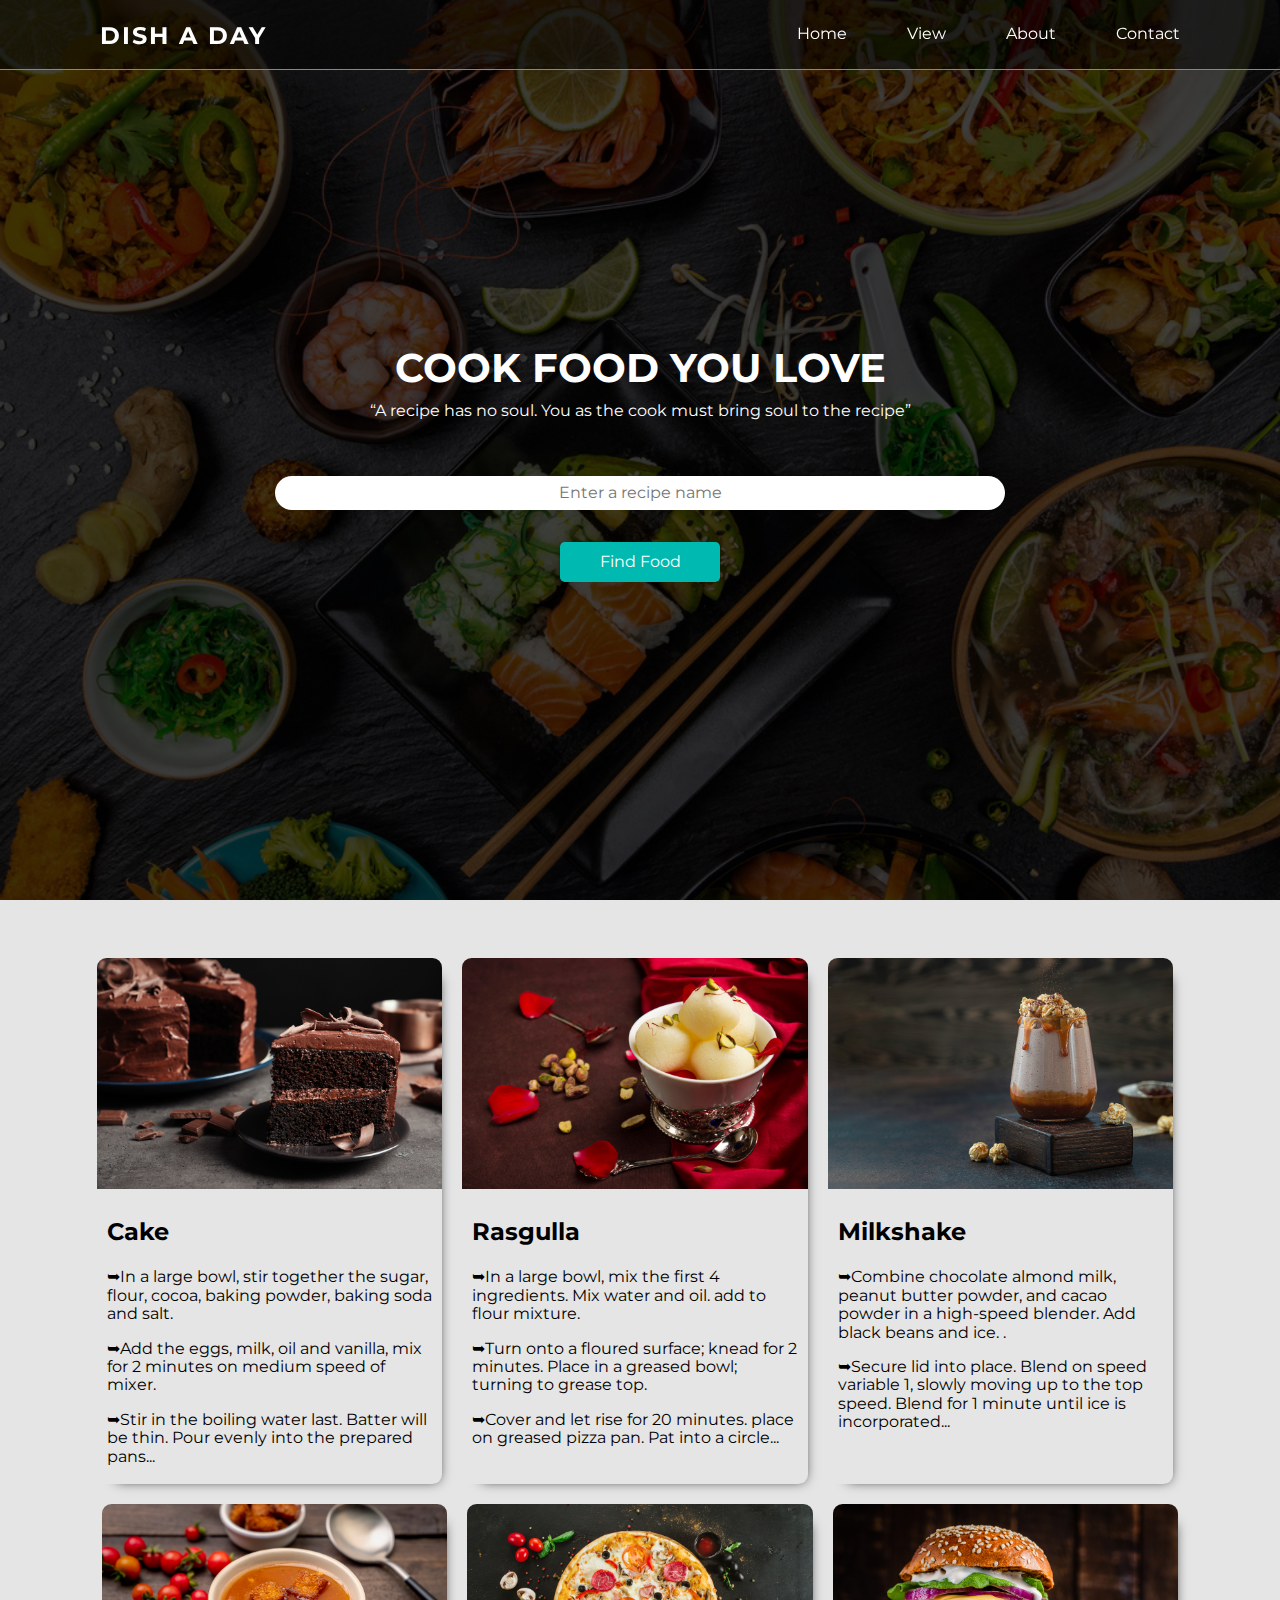
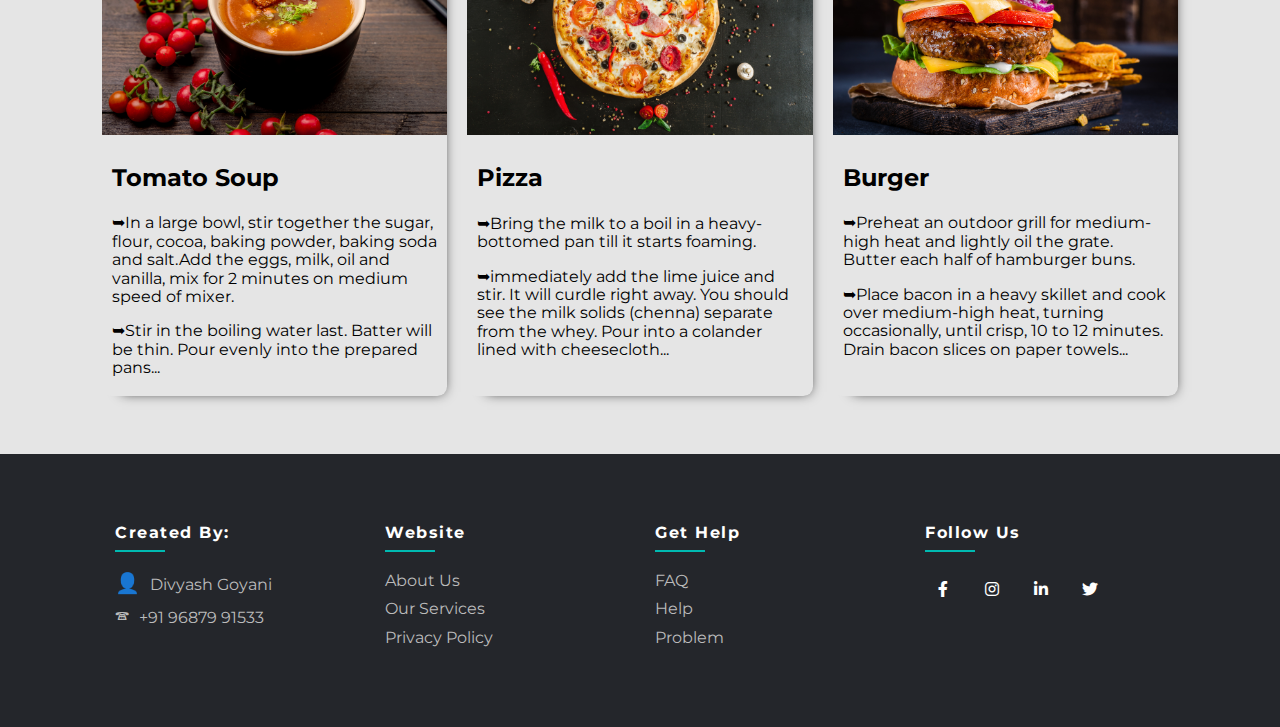
<file: index.html>
<!DOCTYPE html>
<html lang="en">
<head>
    <meta charset="UTF-8">
    <meta http-equiv="X-UA-Compatible" content="IE=edge">
    <meta name="viewport" content="width=device-width, initial-scale=1.0">
    <title>Food Recipe</title>

    <link rel="icon" type="image/x-icon" href="https://cdn-icons-png.flaticon.com/512/1830/1830839.png">
    <link rel="preconnect" href="https://fonts.googleapis.com">
    <link rel="preconnect" href="https://fonts.gstatic.com" crossorigin>
    <link href="https://fonts.googleapis.com/css2?family=Dongle:wght@300&family=Montserrat&display=swap" rel="stylesheet">
    <link href="https://fonts.googleapis.com/css2?family=Dongle:wght@300&display=swap" rel="stylesheet">
    <link rel="stylesheet" href="normalize.css">
    <link rel="stylesheet" href="navbar.css">
    <link rel="stylesheet" href="footer.css">
    <link rel="stylesheet" href="custom.css">
    <link rel="stylesheet" href="https://cdnjs.cloudflare.com/ajax/libs/font-awesome/6.0.0-beta3/css/all.min.css">
</head>
<body>

    <nav>
        <div class="logo">Dish a Day</div>
        <label for="toggle">&#9776</label>
        <input type="checkbox" id="toggle"/>
        <div class="nav_button">
            <ul>    
                <li class="line"><a href="#image">Home</a></li>
                <li class="line"><a href="#product">View</a></li>
                <li class="line"><a href="#footer">About</a></li>
                <li><a href="#footer">Contact</a></li>
                </ul>
        </div>
    </nav>

    <section class="background" id="image">
        <div class="wrapper">
            <h1 class="name">COOK FOOD YOU LOVE</h1>
            <p>“A recipe has no soul. You as the cook must bring soul to the recipe”</p>
        
            <form class="form">
                <input class ="box" type="text" placeholder="Enter a recipe name">
                <button type="submit">Find Food</button>
            </form>
        </div>
    </section>

    <section class="product" id="product">
        <div class="product_item">
            <a href="https://en.wikipedia.org/wiki/Cake" target="_blank">
            <img class="image_responsive" src="Cake.jpg" alt="cake image">
            </a>
            <div class="content-wrapper">
                <h2 class="product_name">Cake</h2>
                <p>➥In a large bowl, stir together the sugar, flour, cocoa, baking powder, baking soda and salt.</p>
                <p>➥Add the eggs, milk, oil and vanilla, mix for 2 minutes on medium speed of mixer.</p>
                <p>➥Stir in the boiling water last. Batter will be thin. Pour evenly into the prepared pans...</p>
            </div>
        </div>
        <div class="product_item">
            <a href="https://en.wikipedia.org/wiki/Rasgulla" target="_blank">
            <img class="image_responsive" src="Rasgulla.jpg" alt="Rasgulla image">
            </a>

            <div class="content-wrapper">
                <h2 class="product_name">Rasgulla</h2>
                <p>➥In a large bowl, mix the first 4 ingredients. Mix water and oil. add to flour mixture.</p>
                <p>➥Turn onto a floured surface; knead for 2 minutes. Place in a greased bowl; turning to grease top.</p>
                <p>➥Cover and let rise for 20 minutes. place on greased pizza pan. Pat into a circle...</p>
            </div>
        </div>
        <div class="product_item">
            <a href="https://en.wikipedia.org/wiki/Milkshake" target="_blank">
            <img class="image_responsive" src="Milkshake.jpg" alt="Milkshake image">
            </a>

            <div class="content-wrapper">
                <h2 class="product_name">Milkshake</h2>
                <p>➥Combine chocolate almond milk, peanut butter powder, and cacao powder in a high-speed blender. Add black beans and ice. .</p>
                <p>➥Secure lid into place. Blend on speed variable 1, slowly moving up to the top speed. Blend for 1 minute until ice is incorporated...</p>
            </div>
        </div>
        <div class="product_item">
            <a href="https://en.wikipedia.org/wiki/Tomato_soup" target="_blank">
                <img class="image_responsive" src="Tomato Soup.jpg" alt="Tomato Soup image">
            </a>

            <div class="content-wrapper">
                <h2 class="product_name">Tomato Soup</h2>
                <p>➥In a large bowl, stir together the sugar, flour, cocoa, baking powder, baking soda and salt.Add the eggs, milk, oil and vanilla, mix for 2 minutes on medium speed of mixer.</p>
                <p>➥Stir in the boiling water last. Batter will be thin. Pour evenly into the prepared pans...</p>
            </div>
        </div>
        <div class="product_item">
            <a href="https://en.wikipedia.org/wiki/Pizza" target="_blank">
            <img class="image_responsive" src="Pizza.jpg" alt="Pizza image">
            </a>

            <div class="content-wrapper">
                <h2 class="product_name">Pizza</h2>
                <p>➥Bring the milk to a boil in a heavy-bottomed pan till it starts foaming.</p>
                <p>➥immediately add the lime juice and stir. It will curdle right away. You should see the milk solids (chenna) separate from the whey. Pour into a colander lined with cheesecloth...</p>
            </div>
        </div>
        <div class="product_item">
            <a href="https://en.wikipedia.org/wiki/Burger" target="_blank">
            <img class="image_responsive" src="Burger.jpg" alt="Burger image">
            </a>

            <div class="content-wrapper">
                <h2 class="product_name">Burger</h2>
                <p>➥Preheat an outdoor grill for medium-high heat and lightly oil the grate. Butter each half of hamburger buns.</p>
                <p>➥Place bacon in a heavy skillet and cook over medium-high heat, turning occasionally, until crisp, 10 to 12 minutes. Drain bacon slices on paper towels...</p>
            </div>
        </div>
    </section>
    
    <footer class="footer" id="footer">
            <div class="row">
                <div class="footer-col">
                    <h4>Created By:</h4>
                    <ul>
                        <li><a href="mailto:divyashgoyani19@gmail.com"><span>&#128100;</span>Divyash Goyani</a></li>
                        <li><a href="tel:9687991533"><span>&#128383;</span>+91 96879 91533</a></li>
                    </ul>
                </div>

                <div class="footer-col">
                    <h4>Website</h4>
                    <ul>
                        <li><a href="#">About Us</a></li>
                        <li><a href="#">Our Services</a></li>
                        <li><a href="#">Privacy Policy</a></li>
                    </ul>
                </div>


                <div class="footer-col">
                    <h4>Get Help</h4>
                    <ul>
                        <li><a href="#">FAQ</a></li>
                        <li><a href="#">Help</a></li>
                        <li><a href="#">Problem</a></li>
                    </ul>
                </div>
                <div class="footer-col">
                    <h4>Follow Us</h4>
                    <div class="social-links">
                        <a href="https://www.facebook.com/divyash.goyani/" target="_blank"><i class="fab fa-facebook-f"></i></a></li>
                        <a href="https://www.instagram.com/div.goyani/" target="_blank"><i class="fab fa-instagram"></i></a></li>
                        <a href="https://www.linkedin.com/in/divyash-goyani-430338229/" target="_blank"><i class="fab fa-linkedin-in"></i></a></li>
                        <a href="#"><i class="fab fa-twitter"></i></a></li>
                    </div>
                </div>
            </div>
        </div>
    </footer>
</body>
</html>
</file>
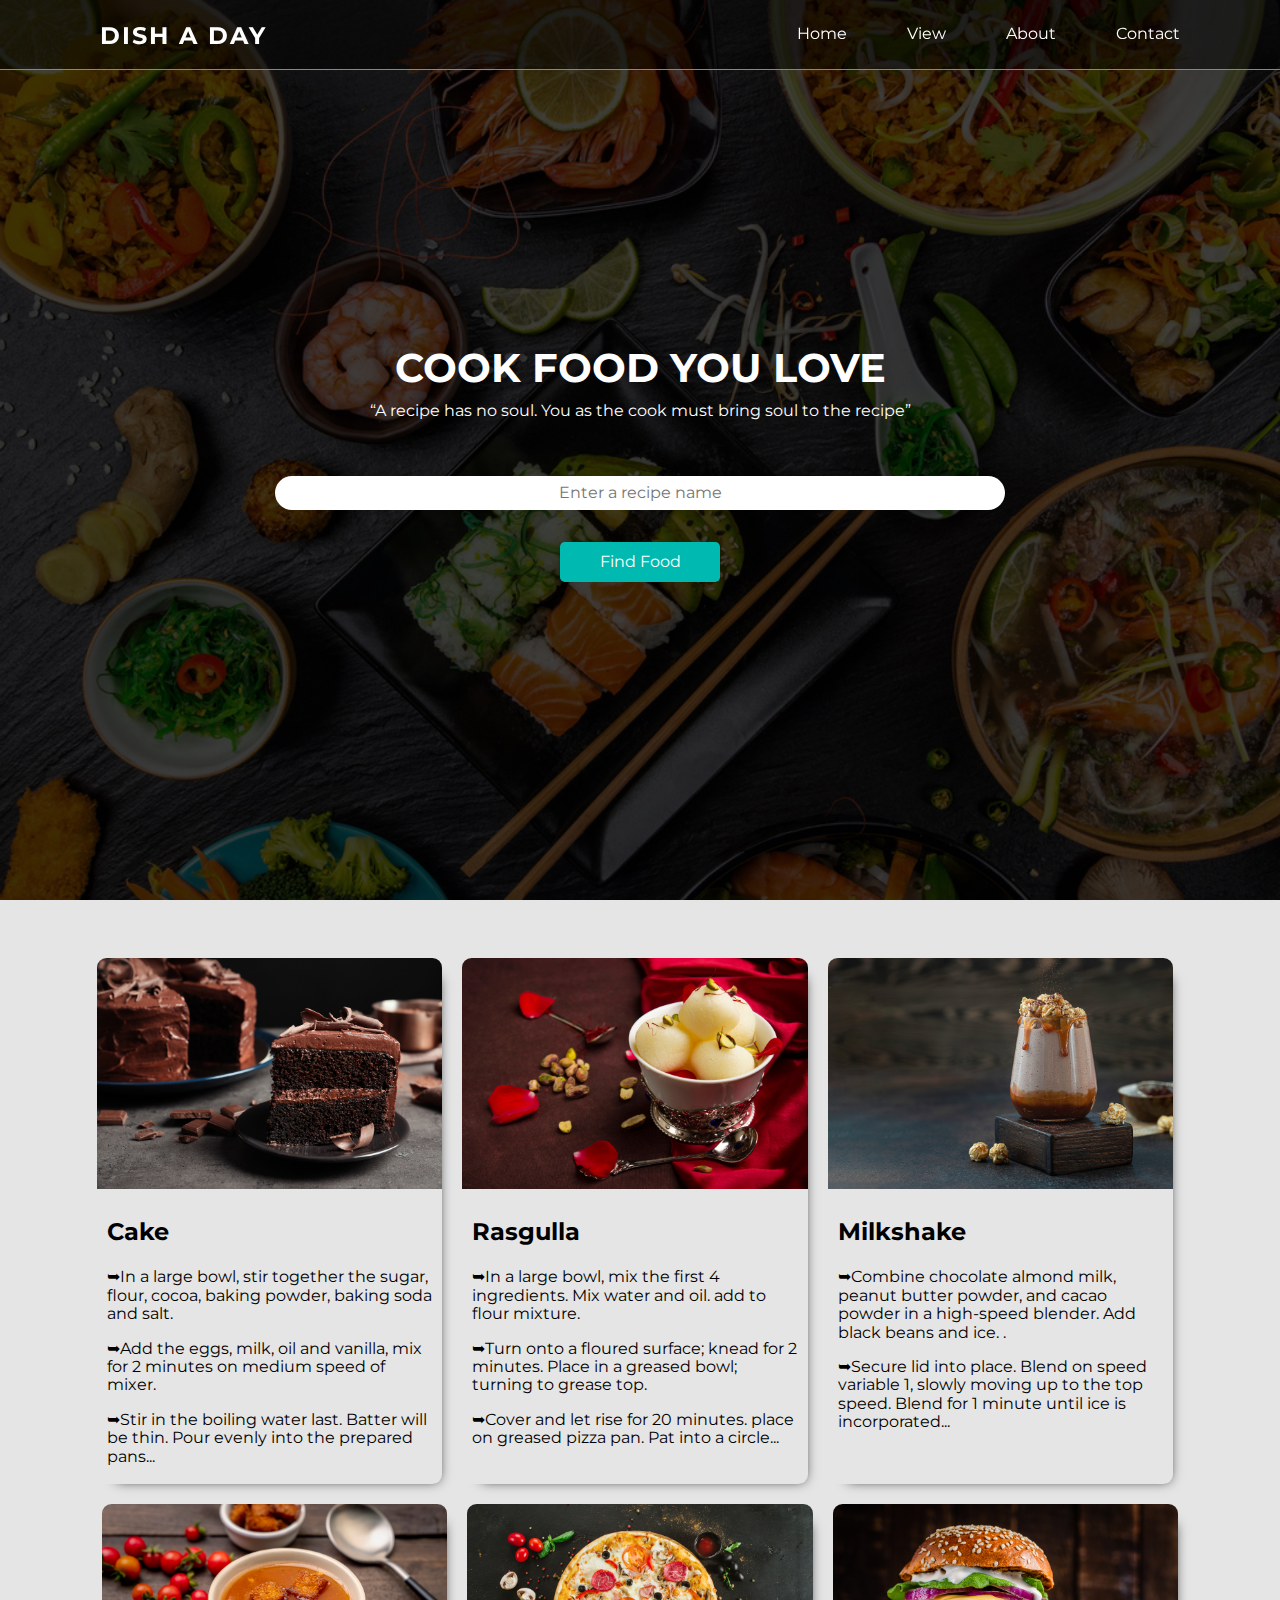
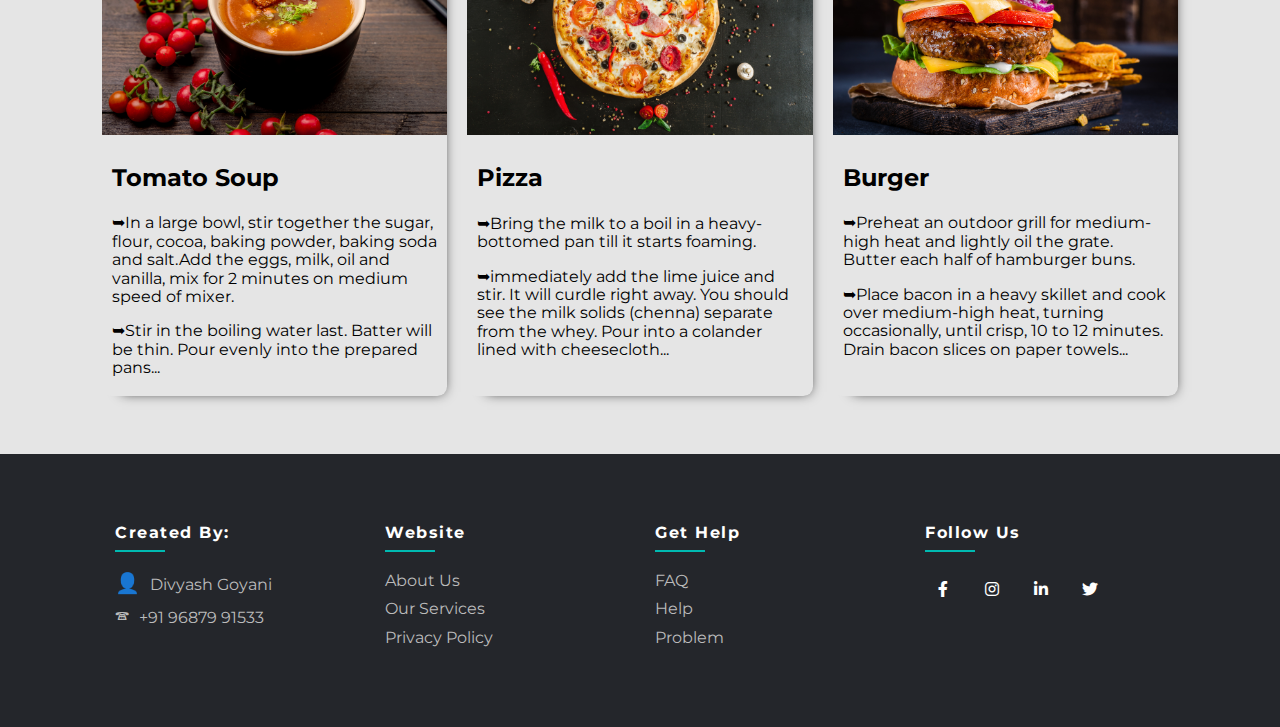
<file: Food Recipes Website/index.html>
<!DOCTYPE html>
<html lang="en">
<head>
    <meta charset="UTF-8">
    <meta http-equiv="X-UA-Compatible" content="IE=edge">
    <meta name="viewport" content="width=device-width, initial-scale=1.0">
    <title>Food Recipe</title>
    <link rel="preconnect" href="https://fonts.googleapis.com">
    <link rel="preconnect" href="https://fonts.gstatic.com" crossorigin>
    <link href="https://fonts.googleapis.com/css2?family=Dongle:wght@300&family=Montserrat&display=swap" rel="stylesheet">
    <link href="https://fonts.googleapis.com/css2?family=Dongle:wght@300&display=swap" rel="stylesheet">
    <link rel="stylesheet" href="normalize.css">
    <link rel="stylesheet" href="navbar.css">
    <link rel="stylesheet" href="footer.css">
    <link rel="stylesheet" href="custom.css">
    <link rel="stylesheet" href="https://cdnjs.cloudflare.com/ajax/libs/font-awesome/6.0.0-beta3/css/all.min.css">
</head>
<body>

    <nav>
        <div class="logo">Dish a Day</div>
        <label for="toggle">&#9776</label>
        <input type="checkbox" id="toggle"/>
        <div class="nav_button">
            <ul>    
                <li><a href="#image">Home</a></li>
                <li><a href="#product">View</a></li>
                <li><a href="#footer">About</a></li>
                <li><a href="#footer">Contact</a></li>
                </ul>
        </div>
    </nav>

    <section class="background" id="image">
        <div class="wrapper">
            <h1 class="name">COOK FOOD YOU LOVE</h1>
            <p>“A recipe has no soul. You as the cook must bring soul to the recipe”</p>
        
            <form class="form">
                <input class ="box" type="text" placeholder="Enter a recipe name">
                <button type="submit">Find Food</button>
            </form>
        </div>
    </section>

    <section class="product" id="product">
        <div class="product_item">
            <a href="https://en.wikipedia.org/wiki/Cake" target="_blank">
            <img class="image_responsive" src="Cake.jpg" alt="cake image">
            </a>
            <div class="content-wrapper">
                <h2 class="product_name">Cake</h2>
                <p>➥In a large bowl, stir together the sugar, flour, cocoa, baking powder, baking soda and salt.</p>
                <p>➥Add the eggs, milk, oil and vanilla, mix for 2 minutes on medium speed of mixer.</p>
                <p>➥Stir in the boiling water last. Batter will be thin. Pour evenly into the prepared pans...</p>
            </div>
        </div>
        <div class="product_item">
            <a href="https://en.wikipedia.org/wiki/Rasgulla" target="_blank">
            <img class="image_responsive" src="Rasgulla.jpg" alt="Rasgulla image">
            </a>

            <div class="content-wrapper">
                <h2 class="product_name">Rasgulla</h2>
                <p>➥In a large bowl, mix the first 4 ingredients. Mix water and oil. add to flour mixture.</p>
                <p>➥Turn onto a floured surface; knead for 2 minutes. Place in a greased bowl; turning to grease top.</p>
                <p>➥Cover and let rise for 20 minutes. place on greased pizza pan. Pat into a circle...</p>
            </div>
        </div>
        <div class="product_item">
            <a href="https://en.wikipedia.org/wiki/Milkshake" target="_blank">
            <img class="image_responsive" src="Milkshake.jpg" alt="Milkshake image">
            </a>

            <div class="content-wrapper">
                <h2 class="product_name">Milkshake</h2>
                <p>➥Combine chocolate almond milk, peanut butter powder, and cacao powder in a high-speed blender. Add black beans and ice. .</p>
                <p>➥Secure lid into place. Blend on speed variable 1, slowly moving up to the top speed. Blend for 1 minute until ice is incorporated...</p>
            </div>
        </div>
        <div class="product_item">
            <a href="https://en.wikipedia.org/wiki/Tomato_soup" target="_blank">
                <img class="image_responsive" src="Tomato Soup.jpg" alt="Tomato Soup image">
            </a>

            <div class="content-wrapper">
                <h2 class="product_name">Tomato Soup</h2>
                <p>➥In a large bowl, stir together the sugar, flour, cocoa, baking powder, baking soda and salt.Add the eggs, milk, oil and vanilla, mix for 2 minutes on medium speed of mixer.</p>
                <p>➥Stir in the boiling water last. Batter will be thin. Pour evenly into the prepared pans...</p>
            </div>
        </div>
        <div class="product_item">
            <a href="https://en.wikipedia.org/wiki/Pizza" target="_blank">
            <img class="image_responsive" src="Pizza.jpg" alt="Pizza image">
            </a>

            <div class="content-wrapper">
                <h2 class="product_name">Pizza</h2>
                <p>➥Bring the milk to a boil in a heavy-bottomed pan till it starts foaming.</p>
                <p>➥immediately add the lime juice and stir. It will curdle right away. You should see the milk solids (chenna) separate from the whey. Pour into a colander lined with cheesecloth...</p>
            </div>
        </div>
        <div class="product_item">
            <a href="https://en.wikipedia.org/wiki/Burger" target="_blank">
            <img class="image_responsive" src="Burger.jpg" alt="Burger image">
            </a>

            <div class="content-wrapper">
                <h2 class="product_name">Burger</h2>
                <p>➥Preheat an outdoor grill for medium-high heat and lightly oil the grate. Butter each half of hamburger buns.</p>
                <p>➥Place bacon in a heavy skillet and cook over medium-high heat, turning occasionally, until crisp, 10 to 12 minutes. Drain bacon slices on paper towels...</p>
            </div>
        </div>
    </section>
    
    <footer class="footer" id="footer">
            <div class="row">
                <div class="footer-col">
                    <h4>Created By:</h4>
                    <ul>
                        <li><a href="mailto:divyashgoyani19@gmail.com"><span>&#128100;</span>Divyash Goyani</a></li>
                        <li><a href="tel:9687991533"><span>&#128383;</span>+91 96879 91533</a></li>
                    </ul>
                </div>

                <div class="footer-col">
                    <h4>Website</h4>
                    <ul>
                        <li><a href="#">About Us</a></li>
                        <li><a href="#">Our Services</a></li>
                        <li><a href="#">Privacy Policy</a></li>
                    </ul>
                </div>


                <div class="footer-col">
                    <h4>Get Help</h4>
                    <ul>
                        <li><a href="#">FAQ</a></li>
                        <li><a href="#">Help</a></li>
                        <li><a href="#">Problem</a></li>
                    </ul>
                </div>
                <div class="footer-col">
                    <h4>Follow Us</h4>
                    <div class="social-links">
                        <a href="https://www.facebook.com/divyash.goyani/" target="_blank"><i class="fab fa-facebook-f"></i></a></li>
                        <a href="https://www.instagram.com/div.goyani/" target="_blank"><i class="fab fa-instagram"></i></a></li>
                        <a href="https://www.linkedin.com/in/divyash-goyani-430338229/" target="_blank"><i class="fab fa-linkedin-in"></i></a></li>
                        <a href="#"><i class="fab fa-twitter"></i></a></li>
                    </div>
                </div>
            </div>
        </div>
    </footer>
</body>
</html>
</file>
<file: navbar.css>
* {
    font-family: 'Montserrat', sans-serif;
}

nav {
    position: fixed;
    top:0;
    left:0;
    width:100%;
    height:70px;
    padding: 0px 80px;
    box-sizing: border-box;
    background-color: rgba(0, 0, 0, 0.5);
    border-bottom: 1px solid rgb(135, 135, 135);
}

nav .logo {
    font-size: x-large;
    font-weight: bold;
    padding: 22px 20px;
    height: 88px;
    float:left;
    text-transform: uppercase;
    letter-spacing: 2px;
    color: #fff;
}

label {
    color: white;
    background-color: rgba(0, 0, 0, 0.7);
    text-align: center;
    padding: 0px 17px;
    margin: 10px 0px 0px 0px;
    line-height: 50px;
    border-radius: 0.3rem;
    float: right;
    display: none;
    
}

#toggle {
    display: none;
}

nav ul {
    list-style: none;
    float: right;
    margin: -10px;
    padding: 0;
    display: flex;
}

nav ul li a {
    line-height: 88px;
    color: #fff;
    padding: 10px 30px;
    text-decoration: none;
    transition: all 0.2s linear;
}

nav ul li a:hover {
    background-color: #00bab1;
    color: black;
    font-weight: bold;
    border-radius: 6px;
}

@media screen and (max-width: 800px){
    label {
        display: block;
        cursor: pointer;
    }

    .nav_button ul li a:hover {
        background-color: #00bab1;
        color: black;
        font-weight: bold;
        border-radius: 50px;
    }
    
    .nav_button ul {
        background-color: rgba(0, 0, 0, 0.90);
        border-start-start-radius: 2rem;
        border-end-end-radius: 2rem;
        display: none;
        text-align: center;
        width: 100%;
        margin-top: -60px;
    }

    .nav_button ul li {
        display: block;
        width: 100%;
        padding: 1px;
        margin: 0;
    }
    .line{
        border-bottom: 3px solid #353535;
    }
    #toggle:checked + .nav_button ul {
        display: block;
    }
}

@media screen and (max-width: 450px){
    label {
        margin: 10px -60px 0px 0px;
    }
}

@media screen and (max-width: 360px){
    nav .logo {
        font-size: 18px;
        padding-top: 25px;
        margin-left: -80px;
    }
}

@media screen and (max-width: 280px){
    nav .logo {
        font-size: 18px;
        padding-top: 25px;
        margin-left: -80px;
    }
}
</file>
<file: footer.css>
* {
    font-family: 'Montserrat', sans-serif;

}
.container {
    max-width: 1170px;
    margin: auto;
}

.row {
    display: flex;
    flex-wrap: nowrap;
    padding-left: 100px;
    padding-right: 100px;
}

footer ul {
    list-style: none;
    padding: 0;
}

.footer {
    background-color: #24262b;
    color: white;
    position:absolute;
    float: inline-start;
    width: 100%;
    padding: 70px 0;
}

.footer-col {
    width: 25%;
    padding: 0px 15px;
}

.footer-col h4 {
    color : #ffffff;
    letter-spacing: 1.5px;
    text-transform: capitalize;
    margin-bottom: 30px;
    position: relative;
}

.footer-col h4::before {
    content: '';
    position: absolute;
    left: 0;
    bottom: -10px;
    background-color: #00bab1;
    height: 2px;
    box-sizing: border-box;
    width: 50px;
}

.footer-col ul li {
    margin-bottom: 10px;
    text-decoration: none;
}

.footer-col ul li a {
    text-transform: capitalize;
    color : #ffffff;
    text-decoration: none;
    color: #bbbbbb;
    display: block;
    transition: all 0.3s ease;
}

.footer-col ul li a:hover {
    color: #ffffff;
    padding-left: 10px;
}

.footer-col .social-links a {
    display: inline-block;
    background-color: rgba(255,255,255,0,0.2);
    color: #ffffff;
    height: 35px;
    width: 35px;
    text-align: center;
    line-height: 35px;
    border-radius: 50%;
    margin: 0 10px 10px 0;
    transition: all 0.5s ease;
}

.footer-col span {
    content: "\1F57F";
    font-size: 20px;
    padding-right: 10px;
}

.footer-col .social-links a:hover {
    color: #24262b;
    background-color: #ffffff;
}

@media (max-width: 770px) {
    .footer-col {
        width: 50%;
        margin-bottom: 30px;
    }
}

@media (max-width: 600px) {
    .row {
        display: flex;
        flex-wrap: wrap;
        justify-content: space-evenly;
        align-items: stretch;
    }
}

@media (max-width: 360px) {
    .row {
        flex-direction: column;
        align-items: flex-start;
    }
}

@media (max-width: 280px) {
    .row {
        flex-direction: column;
        align-items: flex-start;
    }
}
</file>
<file: custom.css>
* {
    margin: 0;
    padding: 0;
}

body {
    overflow-x: hidden;
    font-family: 'Montserrat', sans-serif;
    background-color: rgba(0,0,0,0.1);
}

.image_responsive {
    max-width: 100%;
    transition: transform 0.2s;
}

.background {
    background-image: url(Background\ image.jpg);
    background-repeat: no-repeat;
    background-size: cover;
    /* height: 100vh;
    width: 100vw; */
}

.wrapper {
    color: white;
    text-align: center;
    max-width: 900px;
    height: 100vh;
    display: flex;
    flex-direction: column;
    justify-content: center;
    margin: 0 auto;
}

.wrapper h1 {
    font-size: 2.5rem;
    text-align: center;
}

.wrapper p {
    margin-top: -1rem;
    margin-bottom: 3.5rem;
}

.form .box {
    text-align: center;
    display: block;
    width: 80%;
    height: 1.5rem;
    margin-right: auto;
    margin-left: auto;
    border-radius:30px;
    padding: 0.3rem;
    border: none;
    outline: none;
    transition: transform 0.2s;
}

.form button {
    width: 160px;
    height: 40px;
    border-radius: 0.3rem;
    line-height: 40px;
    background-color: #00bab1;
    color: white;
    margin: 2rem auto 0rem;
    border: none;
    transition: all 0.2s linear;
    cursor: pointer;
}

.form button:hover {
    transform: scale(1.1);
}
.form .box:hover {
    transform: scale(1.1);
}

.product {
    display: flex;
    flex-wrap: wrap;
    justify-content: center;
    align-items:stretch;
    width: 90%;
    margin: 3rem;
    margin-left: auto;
    margin-right: auto;
}

.product_item {
    box-shadow: 8px 8px 12px -12px black;
    cursor: pointer;
    border-radius: 0.6rem;
    float: none;
    width: 30%;
    max-width: 350px;
    margin-left: 0.5rem;
    margin: 10px;
    overflow: hidden;
    transition: all 0.2s linear;
}

.image_responsive {
    width: 100%;
    transition: all 0.2s linear;
}

.content-wrapper {
    padding: 10px;
}

.content-wrapper p {
    padding: 8px 0;
}

.product_item:hover {
    box-shadow: 10px 10px 12px -10px black;
}

.image_responsive:hover {
    transform: scale(1.04);
    opacity: 0.7;
}

.product_item:first-of-type {
    margin-left: 0;
}

.product_name{
    padding: 15px 0;
}

@media screen and (max-width: 700px){
    .product_item {
        width: 100%;
        float: none;
        margin-bottom: 8rem;
    }    
}

@media (max-width: 360px) {
    .wrapper h1 {
        font-size: 2.05rem;
        text-align: center;
    }
    .wrapper p {
        font-size: 9px;
    }
}
</file>
<file: Food Recipes Website/navbar.css>
* {
    font-family: 'Montserrat', sans-serif;
}

nav {
    position: fixed;
    top:0;
    left:0;
    width:100%;
    height:70px;
    padding: 0px 80px;
    box-sizing: border-box;
    background-color: rgba(0, 0, 0, 0.5);
    border-bottom: 1px solid rgb(135, 135, 135);
}

nav .logo {
    font-size: x-large;
    font-weight: bold;
    padding: 22px 20px;
    height: 88px;
    float:left;
    text-transform: uppercase;
    letter-spacing: 2px;
    color: #fff;
}

label {
    color: white;
    background-color: rgba(0, 0, 0, 0.7);
    text-align: center;
    padding: 0px 17px;
    margin: 10px 0px 0px 0px;
    line-height: 50px;
    border-radius: 0.3rem;
    float: right;
    display: none;
    
}

#toggle {
    display: none;
}

nav ul {
    list-style: none;
    float: right;
    margin: -10px;
    padding: 0;
    display: flex;
}

nav ul li a {
    line-height: 88px;
    color: #fff;
    padding: 10px 30px;
    text-decoration: none;
    transition: all 0.2s linear;
}

nav ul li a:hover {
    background-color: #00bab1;
    color: black;
    font-weight: bold;
    border-radius: 6px;
}

@media screen and (max-width: 800px){
    label {
        display: block;
        cursor: pointer;
    }

    .nav_button ul li a:hover {
        background-color: #00bab1;
        color: black;
        font-weight: bold;
        border-radius: 50px;
    }
    
    .nav_button ul {
        background-color: #00bab1;
        border-start-start-radius: 1rem;
        border-end-end-radius: 1rem;
        display: none;
        text-align: center;
        width: 100%;
        margin-top: -60px;
    }

    .nav_button ul li {
        display: block;
        width: 100%;
        border-bottom: 1px solid #EAEAEB;
        margin: 0;
    }
    #toggle:checked + .nav_button ul {
        display: block;
    }
}

@media screen and (max-width: 450px){
    label {
        margin: 10px -60px 0px 0px;
    }
}
</file>
<file: Food Recipes Website/footer.css>
* {
    font-family: 'Montserrat', sans-serif;

}
.container {
    max-width: 1170px;
    margin: auto;
}

.row {
    display: flex;
    flex-wrap: nowrap;
    padding-left: 100px;
    padding-right: 100px;
}

footer ul {
    list-style: none;
    padding: 0;
}

.footer {
    background-color: #24262b;
    color: white;
    position:absolute;
    float: inline-start;
    width: 100%;
    padding: 70px 0;
}

.footer-col {
    width: 25%;
    padding: 0px 15px;
}

.footer-col h4 {
    color : #ffffff;
    letter-spacing: 1.5px;
    text-transform: capitalize;
    margin-bottom: 30px;
    position: relative;
}

.footer-col h4::before {
    content: '';
    position: absolute;
    left: 0;
    bottom: -10px;
    background-color: #00bab1;
    height: 2px;
    box-sizing: border-box;
    width: 50px;
}

.footer-col ul li {
    margin-bottom: 10px;
    text-decoration: none;
}

.footer-col ul li a {
    text-transform: capitalize;
    color : #ffffff;
    text-decoration: none;
    color: #bbbbbb;
    display: block;
    transition: all 0.3s ease;
}

.footer-col ul li a:hover {
    color: #ffffff;
    padding-left: 10px;
}

.footer-col .social-links a {
    display: inline-block;
    background-color: rgba(255,255,255,0,0.2);
    color: #ffffff;
    height: 35px;
    width: 35px;
    text-align: center;
    line-height: 35px;
    border-radius: 50%;
    margin: 0 10px 10px 0;
    transition: all 0.5s ease;
}

.footer-col span {
    content: "\1F57F";
    font-size: 20px;
    padding-right: 10px;
}

.footer-col .social-links a:hover {
    color: #24262b;
    background-color: #ffffff;
}

@media (max-width: 767px) {
    .footer-col {
        width: 50%;
        margin-bottom: 30px;
    }
}

@media (max-width: 574px) {
    .footer-col {
        width: 10%;
        margin-bottom: 30px;
    }
}

@media (max-width: 750px) {
    .row {
        display: flex;
        flex-wrap: wrap;
        justify-content: space-evenly;
        align-items: stretch;
    }
}
</file>
<file: Food Recipes Website/custom.css>
* {
    margin: 0;
    padding: 0;
}

body {
    overflow-x: hidden;
    font-family: 'Montserrat', sans-serif;
    background-color: rgba(0,0,0,0.1);
}

.image_responsive {
    max-width: 100%;
    transition: transform 0.2s;
}

.background {
    background-image: url(Background\ image.jpg);
    background-repeat: no-repeat;
    background-size: cover;
    height: 100vh;
    width: 100vw;
}

.wrapper {
    color: white;
    text-align: center;
    max-width: 900px;
    height: 100vh;
    display: flex;
    flex-direction: column;
    justify-content: center;
    margin: 0 auto;
}

.wrapper h1 {
    font-size: 2.5rem;
    text-align: center;
}

.wrapper p {
    margin-top: -1rem;
    margin-bottom: 3.5rem;
}

.form .box {
    text-align: center;
    display: block;
    width: 80%;
    height: 1.5rem;
    margin-right: auto;
    margin-left: auto;
    border-radius:30px;
    padding: 0.3rem;
    border: none;
    outline: none;
    transition: transform 0.2s;
}

.form button {
    width: 160px;
    height: 40px;
    border-radius: 0.3rem;
    line-height: 40px;
    background-color: #00bab1;
    color: white;
    margin: 2rem auto 0rem;
    border: none;
    transition: all 0.2s linear;
    cursor: pointer;
}

.form button:hover {
    transform: scale(1.1);
}
.form .box:hover {
    transform: scale(1.1);
}

.product {
    display: flex;
    flex-wrap: wrap;
    justify-content: center;
    align-items:stretch;
    width: 90%;
    margin: 3rem;
    margin-left: auto;
    margin-right: auto;
}

.product_item {
    box-shadow: 8px 8px 12px -12px black;
    cursor: pointer;
    border-radius: 0.6rem;
    float: none;
    width: 30%;
    max-width: 350px;
    margin-left: 0.5rem;
    margin: 10px;
    overflow: hidden;
    transition: all 0.2s linear;
}

.image_responsive {
    width: 100%;
    transition: all 0.2s linear;
}

.content-wrapper {
    padding: 10px;
}

.content-wrapper p {
    padding: 8px 0;
}

.product_item:hover {
    box-shadow: 10px 10px 12px -10px black;
}

.image_responsive:hover {
    transform: scale(1.04);
    opacity: 0.7;
}

.product_item:first-of-type {
    margin-left: 0;
}

.product_name{
    padding: 15px 0;
}

@media screen and (max-width: 700px){
    .product_item {
        width: 100%;
        float: none;
        margin-bottom: 8rem;
    }    
}
</file>
